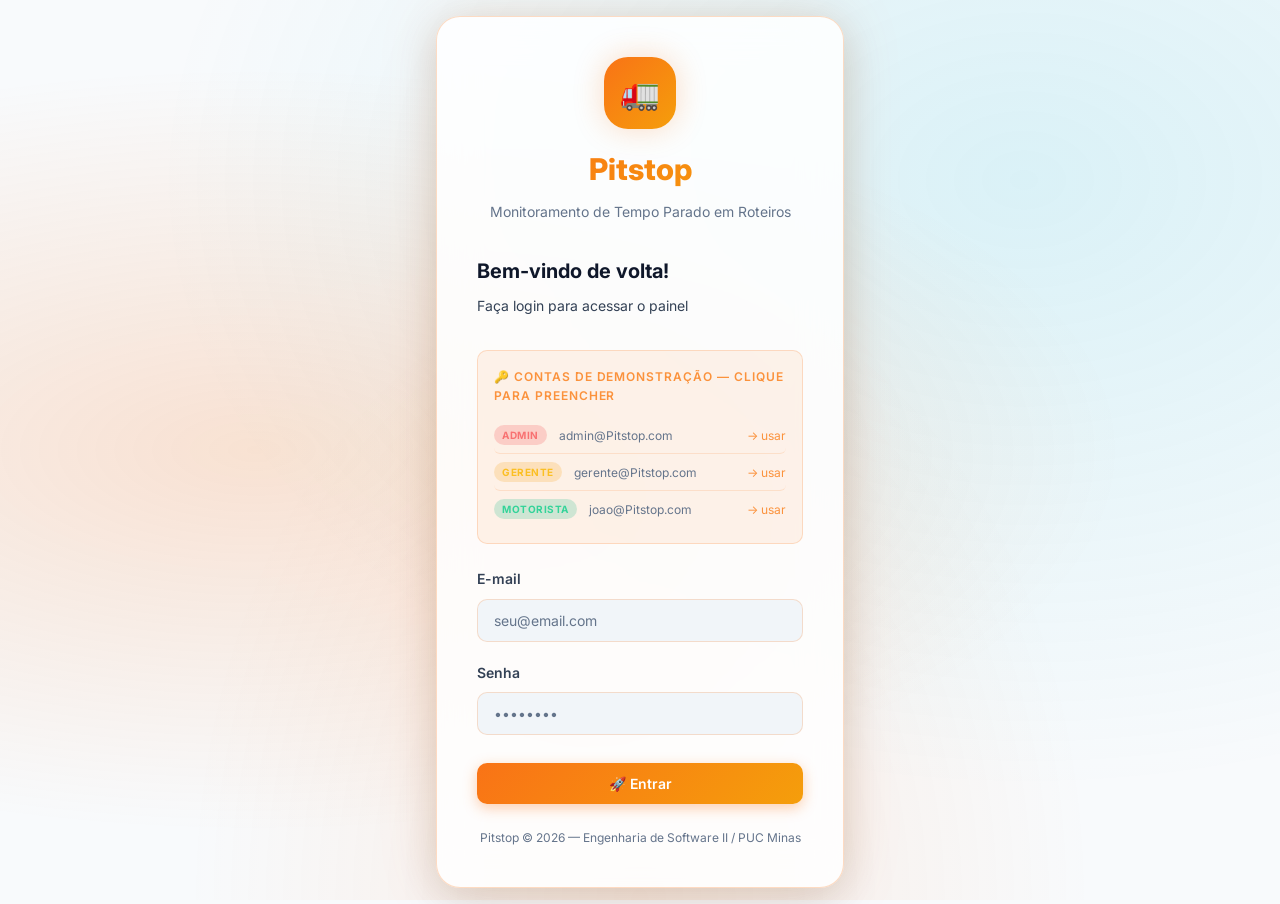
<file: app/index.html>
<!DOCTYPE html>
<html lang="pt-BR">

<head>
  <meta charset="UTF-8">
  <meta name="viewport" content="width=device-width, initial-scale=1.0">
  <title>Pitstop — Login</title>
  <meta name="description"
    content="Pitstop: Sistema de Monitoramento de Tempo Parado em Roteiros para empresas de logística e entrega urbana.">
  <link rel="stylesheet" href="css/style.css">
  <style>
    body {
      display: flex;
      align-items: center;
      justify-content: center;
      min-height: 100vh;
      background: var(--clr-bg);
    }

    .login-bg {
      position: fixed;
      inset: 0;
      z-index: 0;
      background:
        radial-gradient(ellipse at 20% 50%, rgba(249, 115, 22, 0.18) 0%, transparent 60%),
        radial-gradient(ellipse at 80% 20%, rgba(6, 182, 212, 0.12) 0%, transparent 60%),
        radial-gradient(ellipse at 50% 100%, rgba(249, 115, 22, 0.1) 0%, transparent 50%);
    }

    .login-container {
      position: relative;
      z-index: 1;
      width: 100%;
      max-width: 440px;
      padding: var(--sp-4);
    }

    .login-card {
      background: rgba(255, 255, 255, 0.85);
      backdrop-filter: blur(20px);
      border: 1px solid rgba(249, 115, 22, 0.25);
      border-radius: var(--radius-xl);
      padding: var(--sp-10);
      box-shadow: var(--shadow-lg), 0 0 60px rgba(249, 115, 22, 0.15);
      animation: fadeIn 0.5s ease;
    }

    .login-logo {
      text-align: center;
      margin-bottom: var(--sp-8);
    }

    .login-logo-icon {
      width: 72px;
      height: 72px;
      background: var(--grad-primary);
      border-radius: var(--radius-xl);
      display: flex;
      align-items: center;
      justify-content: center;
      font-size: 2rem;
      margin: 0 auto var(--sp-4);
      box-shadow: var(--shadow-glow);
      animation: pulse-glow 3s ease infinite;
    }

    .login-product-name {
      font-size: var(--text-3xl);
      font-weight: 800;
      background: var(--grad-primary);
      -webkit-background-clip: text;
      -webkit-text-fill-color: transparent;
      background-clip: text;
    }

    .login-tagline {
      color: var(--clr-text-muted);
      font-size: var(--text-sm);
      margin-top: var(--sp-2);
    }

    .login-title {
      font-size: var(--text-xl);
      font-weight: 700;
      margin-bottom: var(--sp-2);
    }

    .login-subtitle {
      color: var(--clr-text-secondary);
      font-size: var(--text-sm);
      margin-bottom: var(--sp-8);
    }

    .demo-accounts {
      background: rgba(249, 115, 22, 0.08);
      border: 1px solid rgba(249, 115, 22, 0.2);
      border-radius: var(--radius-md);
      padding: var(--sp-4);
      margin-bottom: var(--sp-6);
    }

    .demo-title {
      font-size: var(--text-xs);
      font-weight: 600;
      color: var(--clr-primary-light);
      text-transform: uppercase;
      letter-spacing: 0.08em;
      margin-bottom: var(--sp-3);
    }

    .demo-item {
      display: flex;
      align-items: center;
      gap: var(--sp-3);
      padding: var(--sp-2) 0;
      cursor: pointer;
      border-radius: var(--radius-sm);
      transition: all var(--transition);
    }

    .demo-item:hover {
      opacity: 0.8;
    }

    .demo-item:not(:last-child) {
      border-bottom: 1px solid rgba(249, 115, 22, 0.15);
    }

    .demo-badge {
      padding: 2px 8px;
      border-radius: var(--radius-full);
      font-size: 10px;
      font-weight: 700;
      text-transform: uppercase;
      letter-spacing: 0.05em;
    }

    .demo-badge.admin {
      background: rgba(239, 68, 68, 0.2);
      color: #f87171;
    }

    .demo-badge.gerente {
      background: rgba(245, 158, 11, 0.2);
      color: #fbbf24;
    }

    .demo-badge.motorista {
      background: rgba(16, 185, 129, 0.2);
      color: #34d399;
    }

    .demo-email {
      font-size: var(--text-xs);
      color: var(--clr-text-muted);
      flex: 1;
    }

    .demo-click {
      font-size: var(--text-xs);
      color: var(--clr-primary-light);
    }

    .login-error {
      display: none;
      background: rgba(239, 68, 68, 0.1);
      border: 1px solid rgba(239, 68, 68, 0.3);
      border-radius: var(--radius-md);
      padding: var(--sp-3) var(--sp-4);
      color: #f87171;
      font-size: var(--text-sm);
      margin-bottom: var(--sp-4);
    }

    .login-error.visible {
      display: flex;
      align-items: center;
      gap: var(--sp-2);
    }
  </style>
</head>

<body>

  <div class="login-bg"></div>

  <div class="login-container">
    <div class="login-card">

      <div class="login-logo">
        <div class="login-logo-icon">🚛</div>
        <div class="login-product-name">Pitstop</div>
        <p class="login-tagline">Monitoramento de Tempo Parado em Roteiros</p>
      </div>

      <h2 class="login-title">Bem-vindo de volta!</h2>
      <p class="login-subtitle">Faça login para acessar o painel</p>

      <div class="demo-accounts">
        <p class="demo-title">🔑 Contas de demonstração — clique para preencher</p>
        <div class="demo-item" onclick="preencherDemo('admin@Pitstop.com','admin123')">
          <span class="demo-badge admin">Admin</span>
          <span class="demo-email">admin@Pitstop.com</span>
          <span class="demo-click">→ usar</span>
        </div>
        <div class="demo-item" onclick="preencherDemo('gerente@Pitstop.com','gerente123')">
          <span class="demo-badge gerente">Gerente</span>
          <span class="demo-email">gerente@Pitstop.com</span>
          <span class="demo-click">→ usar</span>
        </div>
        <div class="demo-item" onclick="preencherDemo('joao@Pitstop.com','motor123')">
          <span class="demo-badge motorista">Motorista</span>
          <span class="demo-email">joao@Pitstop.com</span>
          <span class="demo-click">→ usar</span>
        </div>
      </div>

      <div class="login-error" id="login-error">
        ⚠️ E-mail ou senha incorretos. Tente novamente.
      </div>

      <form id="login-form">
        <div class="form-group">
          <label class="form-label" for="email">E-mail</label>
          <input class="form-control" type="email" id="email" placeholder="seu@email.com" required autocomplete="email">
        </div>
        <div class="form-group">
          <label class="form-label" for="senha">Senha</label>
          <input class="form-control" type="password" id="senha" placeholder="••••••••" required
            autocomplete="current-password">
        </div>
        <button type="submit" class="btn btn-primary"
          style="width:100%; justify-content:center; margin-top:var(--sp-2);" id="btn-login">
          🚀 Entrar
        </button>
      </form>

      <div style="text-align:center; margin-top:var(--sp-6); color:var(--clr-text-muted); font-size:var(--text-xs);">
        Pitstop &copy; 2026 — Engenharia de Software II / PUC Minas
      </div>

    </div>
  </div>

  <div class="toast-container" id="toast-container"></div>

  <script src="js/db.js"></script>
  <script src="js/calculos.js"></script>
  <script src="js/auth.js"></script>
  <script>
    // Inicializa dados de seed
    DB.seed();

    // Se já logado, redireciona
    if (Auth.usuarioAtual()) {
      window.location.href = 'dashboard.html';
    }

    function preencherDemo(email, senha) {
      document.getElementById('email').value = email;
      document.getElementById('senha').value = senha;
      document.getElementById('email').focus();
      showToast('Conta preenchida! Clique em Entrar.', 'info');
    }

    document.getElementById('login-form').addEventListener('submit', function (e) {
      e.preventDefault();
      const email = document.getElementById('email').value.trim();
      const senha = document.getElementById('senha').value;
      const btn = document.getElementById('btn-login');

      btn.disabled = true;
      btn.textContent = 'Entrando...';

      setTimeout(() => {
        const usuario = Auth.login(email, senha);
        if (usuario) {
          showToast('Login realizado com sucesso!', 'success');
          setTimeout(() => window.location.href = 'dashboard.html', 600);
        } else {
          document.getElementById('login-error').classList.add('visible');
          btn.disabled = false;
          btn.innerHTML = '🚀 Entrar';
        }
      }, 400);
    });

    function showToast(msg, tipo = 'info') {
      const container = document.getElementById('toast-container');
      const toast = document.createElement('div');
      toast.className = `toast ${tipo}`;
      const icons = { success: '✅', error: '❌', info: 'ℹ️' };
      toast.innerHTML = `<span>${icons[tipo]}</span><span>${msg}</span>`;
      container.appendChild(toast);
      setTimeout(() => toast.remove(), 3000);
    }
  </script>
</body>

</html>
</file>
<file: app/css/style.css>
/* ============================================================
   Pitstop — Design System Global
   style.css
   ============================================================ */

@import url('https://fonts.googleapis.com/css2?family=Inter:wght@300;400;500;600;700;800&display=swap');

/* ── CSS Custom Properties ─────────────────────────────────── */
:root {
  /* Cores primárias */
  --clr-primary: #f97316;
  /* laranja vibrante */
  --clr-primary-dark: #ea580c;
  --clr-primary-light: #fb923c;
  --clr-accent: #f59e0b;
  /* amber */
  --clr-accent-dark: #d97706;
  --clr-success: #10b981;
  --clr-warning: #f59e0b;
  --clr-danger: #ef4444;

  /* Superfícies claras */
  --clr-bg: #f8fafc;
  /* fundo principal */
  --clr-surface-1: #ffffff;
  /* cards */
  --clr-surface-2: #f1f5f9;
  /* inputs, hover */
  --clr-surface-3: #e2e8f0;
  /* bordas mais claras */
  --clr-border: rgba(249, 115, 22, 0.2);

  /* Texto */
  --clr-text-primary: #0f172a;
  --clr-text-secondary: #334155;
  --clr-text-muted: #64748b;

  /* Gradientes */
  --grad-primary: linear-gradient(135deg, #f97316 0%, #f59e0b 100%);
  --grad-card: linear-gradient(145deg, #ffffff 0%, #f8fafc 100%);
  --grad-glow: radial-gradient(ellipse at 50% 0%, rgba(249, 115, 22, 0.15) 0%, transparent 70%);

  /* Sombras */
  --shadow-sm: 0 1px 3px rgba(0, 0, 0, 0.05);
  --shadow-md: 0 4px 16px rgba(0, 0, 0, 0.08);
  --shadow-lg: 0 12px 40px rgba(0, 0, 0, 0.12);
  --shadow-glow: 0 0 30px rgba(249, 115, 22, 0.25);

  /* Tipografia */
  --font-sans: 'Inter', system-ui, sans-serif;
  --text-xs: 0.75rem;
  --text-sm: 0.875rem;
  --text-base: 1rem;
  --text-lg: 1.125rem;
  --text-xl: 1.25rem;
  --text-2xl: 1.5rem;
  --text-3xl: 1.875rem;
  --text-4xl: 2.25rem;

  /* Espaçamento */
  --sp-1: 0.25rem;
  --sp-2: 0.5rem;
  --sp-3: 0.75rem;
  --sp-4: 1rem;
  --sp-5: 1.25rem;
  --sp-6: 1.5rem;
  --sp-8: 2rem;
  --sp-10: 2.5rem;
  --sp-12: 3rem;
  --sp-16: 4rem;

  /* Bordas */
  --radius-sm: 6px;
  --radius-md: 10px;
  --radius-lg: 16px;
  --radius-xl: 24px;
  --radius-full: 9999px;

  /* Transições */
  --transition: 0.2s ease;
  --transition-slow: 0.35s cubic-bezier(0.4, 0, 0.2, 1);

  /* Sidebar */
  --sidebar-w: 260px;
}

/* ── Reset & Base ──────────────────────────────────────────── */
*,
*::before,
*::after {
  box-sizing: border-box;
  margin: 0;
  padding: 0;
}

html {
  scroll-behavior: smooth;
}

body {
  font-family: var(--font-sans);
  background-color: var(--clr-bg);
  color: var(--clr-text-primary);
  line-height: 1.6;
  min-height: 100vh;
  overflow-x: hidden;
}

a {
  color: var(--clr-primary);
  text-decoration: none;
}

a:hover {
  color: var(--clr-primary-dark);
}

img {
  max-width: 100%;
  display: block;
}

/* ── Layout Principal ──────────────────────────────────────── */
.app-layout {
  display: flex;
  min-height: 100vh;
}

/* ── Sidebar ───────────────────────────────────────────────── */
.sidebar {
  width: var(--sidebar-w);
  background: var(--clr-surface-1);
  border-right: 1px solid var(--clr-border);
  display: flex;
  flex-direction: column;
  position: fixed;
  top: 0;
  left: 0;
  height: 100vh;
  overflow-y: auto;
  transition: transform var(--transition-slow);
  z-index: 100;
}

.sidebar-logo {
  padding: var(--sp-6);
  border-bottom: 1px solid var(--clr-border);
  display: flex;
  align-items: center;
  gap: var(--sp-3);
}

.sidebar-logo .logo-icon {
  width: 40px;
  height: 40px;
  background: var(--grad-primary);
  border-radius: var(--radius-md);
  display: flex;
  align-items: center;
  justify-content: center;
  font-size: 1.25rem;
  box-shadow: var(--shadow-glow);
}

.sidebar-logo .logo-text {
  font-size: var(--text-xl);
  font-weight: 800;
  background: var(--grad-primary);
  -webkit-background-clip: text;
  -webkit-text-fill-color: transparent;
  background-clip: text;
}

.sidebar-logo .logo-tagline {
  font-size: var(--text-xs);
  color: var(--clr-text-muted);
  font-weight: 400;
  display: block;
  -webkit-text-fill-color: var(--clr-text-muted);
}

.sidebar-nav {
  padding: var(--sp-4) var(--sp-3);
  flex: 1;
}

.nav-section-label {
  font-size: var(--text-xs);
  font-weight: 600;
  color: var(--clr-text-muted);
  text-transform: uppercase;
  letter-spacing: 0.08em;
  padding: var(--sp-4) var(--sp-3) var(--sp-2);
}

.nav-item {
  display: flex;
  align-items: center;
  gap: var(--sp-3);
  padding: var(--sp-3) var(--sp-4);
  border-radius: var(--radius-md);
  color: var(--clr-text-secondary);
  font-size: var(--text-sm);
  font-weight: 500;
  transition: all var(--transition);
  margin-bottom: var(--sp-1);
  cursor: pointer;
}

.nav-item:hover {
  background: rgba(249, 115, 22, 0.1);
  color: var(--clr-text-primary);
  transform: translateX(2px);
}

.nav-item.active {
  background: rgba(249, 115, 22, 0.15);
  color: var(--clr-primary-light);
  border-left: 3px solid var(--clr-primary);
}

.nav-item .nav-icon {
  font-size: 1.1rem;
  width: 20px;
  text-align: center;
}

.sidebar-footer {
  padding: var(--sp-4) var(--sp-3);
  border-top: 1px solid var(--clr-border);
}

.user-info-sidebar {
  display: flex;
  align-items: center;
  gap: var(--sp-3);
  padding: var(--sp-3);
  border-radius: var(--radius-md);
  background: rgba(249, 115, 22, 0.06);
}

.user-avatar {
  width: 36px;
  height: 36px;
  background: var(--grad-primary);
  border-radius: var(--radius-full);
  display: flex;
  align-items: center;
  justify-content: center;
  font-size: var(--text-sm);
  font-weight: 700;
}

.user-details {
  flex: 1;
  min-width: 0;
}

.user-name {
  font-size: var(--text-sm);
  font-weight: 600;
  display: block;
}

.user-badge {
  font-size: var(--text-xs);
  color: var(--clr-text-muted);
}

/* ── Main Content ──────────────────────────────────────────── */
.main-content {
  margin-left: var(--sidebar-w);
  flex: 1;
  display: flex;
  flex-direction: column;
  min-height: 100vh;
}

/* ── Topbar ────────────────────────────────────────────────── */
.topbar {
  background: rgba(255, 255, 255, 0.8);
  backdrop-filter: blur(16px);
  border-bottom: 1px solid var(--clr-border);
  padding: var(--sp-4) var(--sp-8);
  display: flex;
  align-items: center;
  justify-content: space-between;
  position: sticky;
  top: 0;
  z-index: 50;
}

.topbar-title {
  font-size: var(--text-xl);
  font-weight: 700;
}

.topbar-subtitle {
  font-size: var(--text-sm);
  color: var(--clr-text-muted);
}

.topbar-actions {
  display: flex;
  gap: var(--sp-3);
  align-items: center;
}

/* ── Page Content ──────────────────────────────────────────── */
.page-content {
  padding: var(--sp-8);
  flex: 1;
}

.page-header {
  margin-bottom: var(--sp-8);
}

.page-title {
  font-size: var(--text-3xl);
  font-weight: 800;
  background: var(--grad-primary);
  -webkit-background-clip: text;
  -webkit-text-fill-color: transparent;
  background-clip: text;
}

.page-subtitle {
  color: var(--clr-text-secondary);
  font-size: var(--text-base);
  margin-top: var(--sp-2);
}

/* ── Cards ─────────────────────────────────────────────────── */
.card {
  background: var(--grad-card);
  border: 1px solid var(--clr-border);
  border-radius: var(--radius-lg);
  padding: var(--sp-6);
  box-shadow: var(--shadow-md);
  transition: box-shadow var(--transition);
}

.card:hover {
  box-shadow: var(--shadow-lg);
}

.card-header {
  display: flex;
  align-items: center;
  justify-content: space-between;
  margin-bottom: var(--sp-5);
}

.card-title {
  font-size: var(--text-lg);
  font-weight: 700;
  color: var(--clr-text-primary);
}

/* KPI Cards */
.kpi-grid {
  display: grid;
  grid-template-columns: repeat(auto-fit, minmax(220px, 1fr));
  gap: var(--sp-5);
  margin-bottom: var(--sp-8);
}

.kpi-card {
  background: var(--grad-card);
  border: 1px solid var(--clr-border);
  border-radius: var(--radius-lg);
  padding: var(--sp-6);
  display: flex;
  align-items: flex-start;
  gap: var(--sp-4);
  position: relative;
  overflow: hidden;
  transition: transform var(--transition), box-shadow var(--transition);
}

.kpi-card::before {
  content: '';
  position: absolute;
  top: 0;
  right: 0;
  width: 120px;
  height: 120px;
  background: var(--grad-primary);
  opacity: 0.06;
  border-radius: 50%;
  transform: translate(40px, -40px);
}

.kpi-card:hover {
  transform: translateY(-2px);
  box-shadow: var(--shadow-glow);
}

.kpi-icon {
  width: 48px;
  height: 48px;
  border-radius: var(--radius-md);
  display: flex;
  align-items: center;
  justify-content: center;
  font-size: 1.4rem;
  flex-shrink: 0;
}

.kpi-icon.primary {
  background: rgba(249, 115, 22, 0.2);
}

.kpi-icon.accent {
  background: rgba(6, 182, 212, 0.2);
}

.kpi-icon.success {
  background: rgba(16, 185, 129, 0.2);
}

.kpi-icon.warning {
  background: rgba(245, 158, 11, 0.2);
}

.kpi-icon.danger {
  background: rgba(239, 68, 68, 0.2);
}

.kpi-info {
  flex: 1;
}

.kpi-value {
  font-size: var(--text-2xl);
  font-weight: 800;
  line-height: 1.2;
}

.kpi-label {
  font-size: var(--text-sm);
  color: var(--clr-text-secondary);
  margin-top: var(--sp-1);
}

.kpi-sub {
  font-size: var(--text-xs);
  color: var(--clr-text-muted);
  margin-top: var(--sp-1);
}

/* ── Grid & Charts ─────────────────────────────────────────── */
.charts-grid {
  display: grid;
  grid-template-columns: repeat(auto-fit, minmax(400px, 1fr));
  gap: var(--sp-6);
  margin-bottom: var(--sp-8);
}

.chart-container {
  position: relative;
  height: 280px;
}

/* ── Buttons ───────────────────────────────────────────────── */
.btn {
  display: inline-flex;
  align-items: center;
  gap: var(--sp-2);
  padding: var(--sp-3) var(--sp-5);
  border-radius: var(--radius-md);
  font-size: var(--text-sm);
  font-weight: 600;
  font-family: var(--font-sans);
  cursor: pointer;
  border: none;
  transition: all var(--transition);
  text-decoration: none;
}

.btn-primary {
  background: var(--grad-primary);
  color: #fff;
  box-shadow: 0 4px 14px rgba(249, 115, 22, 0.35);
}

.btn-primary:hover {
  transform: translateY(-1px);
  box-shadow: 0 6px 20px rgba(249, 115, 22, 0.5);
  color: #fff;
}

.btn-secondary {
  background: var(--clr-surface-2);
  color: var(--clr-text-primary);
  border: 1px solid var(--clr-border);
}

.btn-secondary:hover {
  background: var(--clr-surface-3);
}

.btn-success {
  background: linear-gradient(135deg, #10b981, #059669);
  color: #fff;
  box-shadow: 0 4px 14px rgba(16, 185, 129, 0.3);
}

.btn-success:hover {
  transform: translateY(-1px);
  box-shadow: 0 6px 20px rgba(16, 185, 129, 0.45);
}

.btn-danger {
  background: linear-gradient(135deg, #ef4444, #dc2626);
  color: #fff;
  box-shadow: 0 4px 14px rgba(239, 68, 68, 0.3);
}

.btn-danger:hover {
  transform: translateY(-1px);
}

.btn-warning {
  background: linear-gradient(135deg, #f59e0b, #d97706);
  color: #fff;
  box-shadow: 0 4px 14px rgba(245, 158, 11, 0.3);
}

.btn-sm {
  padding: var(--sp-2) var(--sp-3);
  font-size: var(--text-xs);
}

.btn-lg {
  padding: var(--sp-4) var(--sp-8);
  font-size: var(--text-base);
}

.btn-icon {
  padding: var(--sp-2);
  width: 36px;
  height: 36px;
  border-radius: var(--radius-sm);
  justify-content: center;
}

/* ── Forms ─────────────────────────────────────────────────── */
.form-group {
  margin-bottom: var(--sp-5);
}

.form-label {
  display: block;
  font-size: var(--text-sm);
  font-weight: 600;
  color: var(--clr-text-secondary);
  margin-bottom: var(--sp-2);
}

.form-control {
  width: 100%;
  padding: var(--sp-3) var(--sp-4);
  background: var(--clr-surface-2);
  border: 1px solid var(--clr-border);
  border-radius: var(--radius-md);
  color: var(--clr-text-primary);
  font-family: var(--font-sans);
  font-size: var(--text-sm);
  transition: all var(--transition);
  outline: none;
}

.form-control:focus {
  border-color: var(--clr-primary);
  box-shadow: 0 0 0 3px rgba(249, 115, 22, 0.15);
  background: rgba(249, 115, 22, 0.05);
}

.form-control::placeholder {
  color: var(--clr-text-muted);
}

select.form-control {
  cursor: pointer;
}

select.form-control option {
  background: var(--clr-surface-1);
}

.form-row {
  display: grid;
  grid-template-columns: 1fr 1fr;
  gap: var(--sp-5);
}

.form-row-3 {
  display: grid;
  grid-template-columns: 1fr 1fr 1fr;
  gap: var(--sp-5);
}

/* ── Tables ────────────────────────────────────────────────── */
.table-wrapper {
  overflow-x: auto;
  border-radius: var(--radius-lg);
}

table {
  width: 100%;
  border-collapse: collapse;
  font-size: var(--text-sm);
}

thead th {
  padding: var(--sp-3) var(--sp-4);
  text-align: left;
  font-size: var(--text-xs);
  font-weight: 600;
  text-transform: uppercase;
  letter-spacing: 0.06em;
  color: var(--clr-text-muted);
  border-bottom: 1px solid var(--clr-border);
  white-space: nowrap;
}

tbody td {
  padding: var(--sp-4);
  border-bottom: 1px solid var(--clr-border);
  vertical-align: middle;
  color: var(--clr-text-primary);
}

tbody tr {
  transition: background var(--transition);
}

tbody tr:hover {
  background: rgba(249, 115, 22, 0.05);
}

tbody tr:last-child td {
  border-bottom: none;
}

/* ── Badges / Pills ────────────────────────────────────────── */
.badge {
  display: inline-flex;
  align-items: center;
  padding: var(--sp-1) var(--sp-3);
  border-radius: var(--radius-full);
  font-size: var(--text-xs);
  font-weight: 600;
}

.badge-primary {
  background: rgba(249, 115, 22, 0.2);
  color: var(--clr-primary-light);
}

.badge-success {
  background: rgba(16, 185, 129, 0.2);
  color: #34d399;
}

.badge-warning {
  background: rgba(245, 158, 11, 0.2);
  color: #fbbf24;
}

.badge-danger {
  background: rgba(239, 68, 68, 0.2);
  color: #f87171;
}

.badge-muted {
  background: rgba(100, 116, 139, 0.2);
  color: var(--clr-text-muted);
}

/* ── Alerts ────────────────────────────────────────────────── */
.alert {
  padding: var(--sp-4) var(--sp-5);
  border-radius: var(--radius-md);
  font-size: var(--text-sm);
  border-left: 3px solid;
  margin-bottom: var(--sp-4);
}

.alert-info {
  background: rgba(249, 115, 22, 0.1);
  border-color: var(--clr-primary);
  color: var(--clr-primary-light);
}

.alert-success {
  background: rgba(16, 185, 129, 0.1);
  border-color: var(--clr-success);
  color: #34d399;
}

.alert-warning {
  background: rgba(245, 158, 11, 0.1);
  border-color: var(--clr-warning);
  color: #fbbf24;
}

.alert-danger {
  background: rgba(239, 68, 68, 0.1);
  border-color: var(--clr-danger);
  color: #f87171;
}

/* ── Modal ─────────────────────────────────────────────────── */
.modal-overlay {
  position: fixed;
  inset: 0;
  background: rgba(0, 0, 0, 0.7);
  backdrop-filter: blur(4px);
  z-index: 200;
  display: flex;
  align-items: center;
  justify-content: center;
  opacity: 0;
  pointer-events: none;
  transition: opacity var(--transition-slow);
}

.modal-overlay.active {
  opacity: 1;
  pointer-events: all;
}

.modal {
  background: var(--clr-surface-1);
  border: 1px solid var(--clr-border);
  border-radius: var(--radius-xl);
  padding: var(--sp-8);
  width: 90%;
  max-width: 560px;
  max-height: 90vh;
  overflow-y: auto;
  box-shadow: var(--shadow-lg), var(--shadow-glow);
  transform: scale(0.95) translateY(10px);
  transition: transform var(--transition-slow);
}

.modal-overlay.active .modal {
  transform: scale(1) translateY(0);
}

.modal-header {
  display: flex;
  align-items: center;
  justify-content: space-between;
  margin-bottom: var(--sp-6);
}

.modal-title {
  font-size: var(--text-xl);
  font-weight: 700;
}

.modal-close {
  width: 32px;
  height: 32px;
  border-radius: var(--radius-sm);
  border: none;
  background: var(--clr-surface-2);
  color: var(--clr-text-secondary);
  cursor: pointer;
  display: flex;
  align-items: center;
  justify-content: center;
  font-size: 1rem;
  transition: all var(--transition);
}

.modal-close:hover {
  background: var(--clr-danger);
  color: #fff;
}

.modal-footer {
  display: flex;
  justify-content: flex-end;
  gap: var(--sp-3);
  margin-top: var(--sp-6);
  padding-top: var(--sp-5);
  border-top: 1px solid var(--clr-border);
}

/* ── Empty State ───────────────────────────────────────────── */
.empty-state {
  text-align: center;
  padding: var(--sp-16) var(--sp-8);
  color: var(--clr-text-muted);
}

.empty-state .empty-icon {
  font-size: 3rem;
  margin-bottom: var(--sp-4);
  opacity: 0.5;
}

.empty-state .empty-title {
  font-size: var(--text-lg);
  font-weight: 600;
  color: var(--clr-text-secondary);
}

.empty-state .empty-text {
  font-size: var(--text-sm);
  margin-top: var(--sp-2);
}

/* ── Timeline de Pontos ─────────────────────────────────────── */
.timeline {
  position: relative;
  padding-left: var(--sp-8);
}

.timeline::before {
  content: '';
  position: absolute;
  left: 16px;
  top: 0;
  bottom: 0;
  width: 2px;
  background: linear-gradient(to bottom, var(--clr-primary), transparent);
}

.timeline-item {
  position: relative;
  margin-bottom: var(--sp-5);
}

.timeline-dot {
  position: absolute;
  left: calc(-2rem - 8px);
  top: 8px;
  width: 14px;
  height: 14px;
  border-radius: 50%;
  background: var(--clr-primary);
  border: 2px solid var(--clr-bg);
  box-shadow: 0 0 10px rgba(249, 115, 22, 0.5);
}

.timeline-dot.partida {
  background: var(--clr-accent);
}

.timeline-dot.concluido {
  background: var(--clr-success);
}

.timeline-dot.pendente {
  background: var(--clr-surface-3);
}

.timeline-content {
  background: var(--clr-surface-2);
  border: 1px solid var(--clr-border);
  border-radius: var(--radius-md);
  padding: var(--sp-4);
}

/* ── Tabs ──────────────────────────────────────────────────── */
.tabs {
  display: flex;
  gap: var(--sp-1);
  background: var(--clr-surface-2);
  padding: var(--sp-1);
  border-radius: var(--radius-md);
  margin-bottom: var(--sp-6);
  width: fit-content;
}

.tab-btn {
  padding: var(--sp-2) var(--sp-5);
  border-radius: var(--radius-sm);
  border: none;
  background: none;
  color: var(--clr-text-secondary);
  font-size: var(--text-sm);
  font-weight: 500;
  font-family: var(--font-sans);
  cursor: pointer;
  transition: all var(--transition);
}

.tab-btn:hover {
  color: var(--clr-text-primary);
}

.tab-btn.active {
  background: var(--clr-surface-1);
  color: var(--clr-primary-light);
  box-shadow: var(--shadow-sm);
}

.tab-content {
  display: none;
}

.tab-content.active {
  display: block;
}

/* ── Misc ──────────────────────────────────────────────────── */
.divider {
  height: 1px;
  background: var(--clr-border);
  margin: var(--sp-6) 0;
}

.flex {
  display: flex;
}

.flex-col {
  flex-direction: column;
}

.items-center {
  align-items: center;
}

.justify-between {
  justify-content: space-between;
}

.gap-2 {
  gap: var(--sp-2);
}

.gap-3 {
  gap: var(--sp-3);
}

.gap-4 {
  gap: var(--sp-4);
}

.text-muted {
  color: var(--clr-text-muted);
}

.text-sm {
  font-size: var(--text-sm);
}

.text-xs {
  font-size: var(--text-xs);
}

.font-bold {
  font-weight: 700;
}

.mb-4 {
  margin-bottom: var(--sp-4);
}

.mb-6 {
  margin-bottom: var(--sp-6);
}

.mb-8 {
  margin-bottom: var(--sp-8);
}

.mt-4 {
  margin-top: var(--sp-4);
}

/* ── Scrollbar ─────────────────────────────────────────────── */
::-webkit-scrollbar {
  width: 6px;
  height: 6px;
}

::-webkit-scrollbar-track {
  background: var(--clr-bg);
}

::-webkit-scrollbar-thumb {
  background: var(--clr-surface-3);
  border-radius: 3px;
}

::-webkit-scrollbar-thumb:hover {
  background: var(--clr-primary);
}

/* ── Responsive ────────────────────────────────────────────── */
@media (max-width: 768px) {
  :root {
    --sidebar-w: 0px;
  }

  .sidebar {
    transform: translateX(-260px);
    width: 260px;
  }

  .sidebar.open {
    transform: translateX(0);
  }

  .main-content {
    margin-left: 0;
  }

  .page-content {
    padding: var(--sp-4);
  }

  .form-row,
  .form-row-3 {
    grid-template-columns: 1fr;
  }

  .charts-grid {
    grid-template-columns: 1fr;
  }

  .kpi-grid {
    grid-template-columns: 1fr 1fr;
  }

  .topbar {
    padding: var(--sp-4);
  }
}

@media (max-width: 480px) {
  .kpi-grid {
    grid-template-columns: 1fr;
  }
}

/* ── Animations ─────────────────────────────────────────────── */
@keyframes fadeIn {
  from {
    opacity: 0;
    transform: translateY(8px);
  }

  to {
    opacity: 1;
    transform: translateY(0);
  }
}

@keyframes pulse-glow {

  0%,
  100% {
    box-shadow: 0 0 20px rgba(249, 115, 22, 0.2);
  }

  50% {
    box-shadow: 0 0 40px rgba(249, 115, 22, 0.4);
  }
}

@keyframes spin {
  to {
    transform: rotate(360deg);
  }
}

.animate-fade-in {
  animation: fadeIn 0.4s ease;
}

.animate-pulse-glow {
  animation: pulse-glow 2s ease infinite;
}

/* ── Toast notifications ─────────────────────────────────────── */
.toast-container {
  position: fixed;
  bottom: var(--sp-6);
  right: var(--sp-6);
  z-index: 300;
  display: flex;
  flex-direction: column;
  gap: var(--sp-3);
}

.toast {
  background: var(--clr-surface-1);
  border: 1px solid var(--clr-border);
  border-radius: var(--radius-md);
  padding: var(--sp-4) var(--sp-5);
  box-shadow: var(--shadow-lg);
  font-size: var(--text-sm);
  max-width: 360px;
  animation: fadeIn 0.3s ease;
  display: flex;
  align-items: center;
  gap: var(--sp-3);
}

.toast.success {
  border-left: 3px solid var(--clr-success);
}

.toast.error {
  border-left: 3px solid var(--clr-danger);
}

.toast.info {
  border-left: 3px solid var(--clr-primary);
}
</file>
